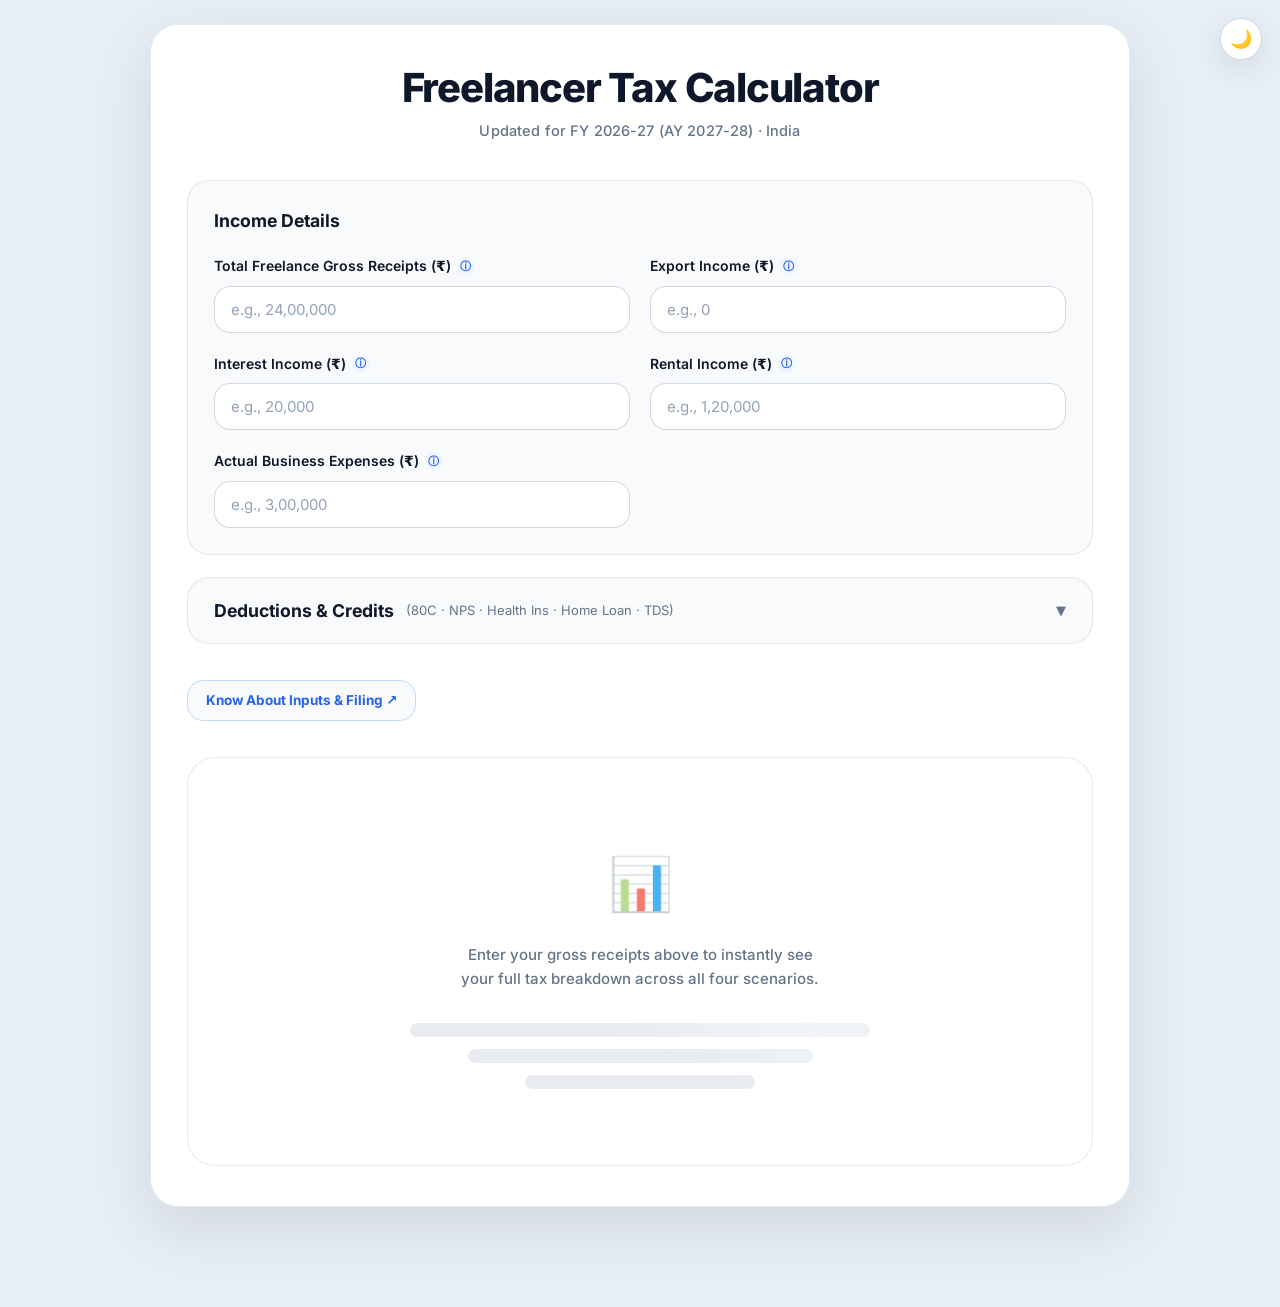
<file: index.html>
<!doctype html>
<html lang="en">
  <head>
    <meta charset="UTF-8" />
    <meta name="viewport" content="width=device-width, initial-scale=1.0" />
    <meta
      name="description"
      content="Free Indian Freelancer Tax Calculator for FY 2026-27. Instantly compare Old vs New Tax Regime and Section 44ADA to find your lowest tax liability. Includes advance tax schedule and PDF export."
    />
    <title>Indian Freelancer Tax Calculator (FY 2026-27)</title>
    <link rel="preconnect" href="https://cdn.jsdelivr.net" />
    <link rel="preconnect" href="https://cdnjs.cloudflare.com" />
    <link rel="stylesheet" href="styles.css" />
  </head>
  <body>
    <!-- Dark mode toggle -->
    <button
      class="dark-toggle"
      id="darkToggle"
      onclick="toggleDarkMode()"
      aria-label="Toggle dark mode"
      title="Toggle dark / light mode"
    >🌙</button>

    <!-- Toast container -->
    <div class="toast-container" id="toastContainer"></div>

    <!-- Sticky mobile summary bar -->
    <div class="sticky-bar" id="stickyBar" aria-live="polite">
      <span class="sticky-label">Net Tax Payable</span>
      <strong class="sticky-amount" id="stickyAmount">₹ 0</strong>
    </div>

    <div class="container">
      <h1>Freelancer Tax Calculator</h1>
      <div class="subtitle">Updated for FY 2026-27 (AY 2027-28) · India</div>

      <!-- ── Income Details ── -->
      <div class="form-section">
        <h2 class="section-title">Income Details</h2>
        <div class="grid">

          <div class="input-group">
            <label for="grossReceipts">
              Total Freelance Gross Receipts (₹)
              <button
                class="tip-btn"
                data-tip="All professional fees and invoices billed during the financial year. Example: if you billed ₹24,00,000, enter 2400000."
                aria-label="Help for Gross Receipts"
              >ⓘ</button>
            </label>
            <input
              type="text"
              id="grossReceipts"
              placeholder="e.g., 24,00,000"
              inputmode="numeric"
              autocomplete="off"
            />
          </div>

          <!-- Conditional: shown only when gross receipts > ₹50L -->
          <div class="input-group" id="cashGroup" style="display:none">
            <label for="cashReceipts">
              Amount Received in Cash (₹)
              <button
                class="tip-btn"
                data-tip="Cash payments received from clients. If cash receipts exceed 5% of total, your 44ADA limit drops from ₹75L to ₹50L."
                aria-label="Help for Cash Receipts"
              >ⓘ</button>
            </label>
            <input
              type="text"
              id="cashReceipts"
              placeholder="e.g., 0"
              inputmode="numeric"
              value="0"
              autocomplete="off"
            />
          </div>

          <div class="input-group">
            <label for="exportIncome">
              Export Income (₹)
              <button
                class="tip-btn"
                data-tip="Revenue earned from clients outside India. Only domestic receipts count towards the ₹20L GST registration threshold."
                aria-label="Help for Export Income"
              >ⓘ</button>
            </label>
            <input
              type="text"
              id="exportIncome"
              placeholder="e.g., 0"
              inputmode="numeric"
              autocomplete="off"
            />
          </div>

          <div class="input-group">
            <label for="interestIncome">
              Interest Income (₹)
              <button
                class="tip-btn"
                data-tip="Interest earned on savings accounts or fixed deposits during the year. Example: ₹20,000 from a bank FD."
                aria-label="Help for Interest Income"
              >ⓘ</button>
            </label>
            <input
              type="text"
              id="interestIncome"
              placeholder="e.g., 20,000"
              inputmode="numeric"
              autocomplete="off"
            />
          </div>

          <div class="input-group">
            <label for="rentalIncome">
              Rental Income (₹)
              <button
                class="tip-btn"
                data-tip="Gross rent received during the year. A 30% standard deduction under Sec 24(a) is automatically applied in both tax regimes."
                aria-label="Help for Rental Income"
              >ⓘ</button>
            </label>
            <input
              type="text"
              id="rentalIncome"
              placeholder="e.g., 1,20,000"
              inputmode="numeric"
              autocomplete="off"
            />
          </div>

          <div class="input-group">
            <label for="expenses">
              Actual Business Expenses (₹)
              <button
                class="tip-btn"
                data-tip="Software, internet, coworking rent, depreciation, subscriptions, etc. Used in the Regular Method calculation only."
                aria-label="Help for Business Expenses"
              >ⓘ</button>
            </label>
            <input
              type="text"
              id="expenses"
              placeholder="e.g., 3,00,000"
              inputmode="numeric"
              autocomplete="off"
            />
          </div>

        </div>
      </div>

      <!-- ── Deductions & Credits (Accordion) ── -->
      <div class="form-section accordion-section">
        <button
          class="accordion-toggle"
          id="deductionsToggle"
          onclick="toggleDeductions()"
          aria-expanded="false"
          aria-controls="deductionsContent"
        >
          <span>Deductions &amp; Credits</span>
          <span class="accordion-hint" id="deductionsHint">(80C · NPS · Health Ins · Home Loan · TDS)</span>
          <span class="chevron" id="deductionsChevron">▼</span>
        </button>

        <div
          class="accordion-content"
          id="deductionsContent"
          aria-hidden="true"
        >
          <div class="grid">

            <div class="input-group">
              <label for="deduction80C">
                80C Deductions (₹)
                <button
                  class="tip-btn"
                  data-tip="PPF, ELSS, LIC, NSC, ELSS mutual funds. Capped at ₹1,50,000. Applies in Old Regime only."
                  aria-label="Help for 80C"
                >ⓘ</button>
              </label>
              <input
                type="text"
                id="deduction80C"
                placeholder="e.g., 1,50,000"
                inputmode="numeric"
                autocomplete="off"
              />
            </div>

            <div class="input-group">
              <label for="deduction80CCD">
                80CCD(1B) NPS (₹)
                <button
                  class="tip-btn"
                  data-tip="Additional NPS contribution beyond the 80C limit. Capped at ₹50,000. Applies in Old Regime only."
                  aria-label="Help for 80CCD"
                >ⓘ</button>
              </label>
              <input
                type="text"
                id="deduction80CCD"
                placeholder="e.g., 50,000"
                inputmode="numeric"
                autocomplete="off"
              />
            </div>

            <div class="input-group">
              <label for="deduction80D">
                80D Health Insurance (₹)
                <button
                  class="tip-btn"
                  data-tip="Health insurance premium for self, family, and senior citizen parents. Capped at ₹50,000. Applies in Old Regime only."
                  aria-label="Help for 80D"
                >ⓘ</button>
              </label>
              <input
                type="text"
                id="deduction80D"
                placeholder="e.g., 25,000"
                inputmode="numeric"
                autocomplete="off"
              />
            </div>

            <div class="input-group">
              <label for="homeLoanInterest">
                Sec 24b Home Loan Interest (₹)
                <button
                  class="tip-btn"
                  data-tip="Interest paid on a self-occupied home loan. Capped at ₹2,00,000. Applies in Old Regime only."
                  aria-label="Help for Home Loan Interest"
                >ⓘ</button>
              </label>
              <input
                type="text"
                id="homeLoanInterest"
                placeholder="e.g., 1,80,000"
                inputmode="numeric"
                autocomplete="off"
              />
            </div>

            <div class="input-group">
              <label for="tdsDeducted">
                TDS Already Deducted (₹)
                <button
                  class="tip-btn"
                  data-tip="Tax already withheld from your payments by clients. This is credited against your final tax liability or refunded if excess."
                  aria-label="Help for TDS"
                >ⓘ</button>
              </label>
              <input
                type="text"
                id="tdsDeducted"
                placeholder="e.g., 24,000"
                inputmode="numeric"
                value="0"
                autocomplete="off"
              />
            </div>

          </div>
        </div>
      </div>

      <a class="btn small secondary" href="know-about.html">
        Know About Inputs &amp; Filing ↗
      </a>

      <!-- ── Results ── -->
      <div class="results" id="results">

        <!-- Skeleton / empty state -->
        <div id="skeletonState" class="skeleton-state">
          <div class="skeleton-icon">📊</div>
          <p class="skeleton-prompt">
            Enter your gross receipts above to instantly see your full tax breakdown across all four scenarios.
          </p>
          <div class="skeleton-bars">
            <div class="skeleton-bar w-full"></div>
            <div class="skeleton-bar w-3/4"></div>
            <div class="skeleton-bar w-1/2"></div>
          </div>
        </div>

        <!-- Calculated results (hidden until first calculation) -->
        <div id="report" class="report-content" style="display:none">
          <h2>Tax Analysis Results</h2>

          <!-- Hero card: best option -->
          <div id="heroCard" class="hero-card">
            <div class="hero-badge">★ BEST OPTION</div>
            <h3 class="hero-name" id="heroName"></h3>
            <div class="hero-body">
              <div class="hero-stat">
                <span class="hero-label">Total Tax</span>
                <div class="hero-amount" id="heroTaxAmount"></div>
              </div>
              <div class="hero-divider"></div>
              <div class="hero-stat">
                <span class="hero-label">Taxable Income</span>
                <div class="hero-income-val" id="heroIncome"></div>
              </div>
            </div>
            <p class="hero-note" id="heroNote"></p>
          </div>

          <!-- Compare other options -->
          <button
            class="alt-toggle-btn"
            id="altToggleBtn"
            onclick="toggleAlternatives()"
            aria-expanded="false"
            aria-controls="alternativesGrid"
          >
            <span>Compare Other Options</span>
            <span class="chevron" id="altChevron">▼</span>
          </button>
          <div id="alternativesGrid" class="alternatives-grid" style="display:none" aria-hidden="true">
            <!-- Populated by JS -->
          </div>

          <!-- Tax Savings Tips (#7) -->
          <div id="savingsTipsContainer" class="savings-tips-container" style="display:none">
            <h4 class="savings-tips-title">💡 Save More Tax</h4>
            <ul id="savingsTipsList" class="savings-tips-list">
              <!-- Populated by JS -->
            </ul>
          </div>

          <!-- Summary row -->
          <div class="summary-row">
            <div class="summary-item">
              <strong>Net Tax Payable</strong>
              <div id="net-tax">₹ 0</div>
            </div>
            <div class="summary-item">
              <strong>Tax Refund Expected</strong>
              <div id="tax-refund">₹ 0</div>
            </div>
            <div class="summary-item">
              <strong>Recommended Filing</strong>
              <div id="itr-recommendation">N/A</div>
            </div>
          </div>

          <!-- Chart -->
          <div class="chart-card">
            <h3>Financial Breakdown</h3>
          <!-- SVG Donut Chart (#6 — zero external dependency) -->
          <svg
            id="summaryChart"
            viewBox="0 0 320 240"
            role="img"
            aria-label="Financial breakdown donut chart"
          ></svg>
          <div id="chartLegend" class="chart-legend"></div>
          </div>

          <!-- Calculation breakdown -->
          <div class="breakdown-panel">
            <button class="btn small" onclick="toggleBreakdown()">
              View Calculation Breakdown
            </button>
            <div id="breakdown" class="breakdown-content">
              <p><strong>Scenario:</strong> <span id="breakdownScenario"></span></p>
              <p><strong>Base Tax:</strong> <span id="breakdownBaseTax"></span></p>
              <p><strong>Surcharge:</strong> <span id="breakdownSurcharge"></span></p>
              <p><strong>Health &amp; Education Cess (4%):</strong> <span id="breakdownCess"></span></p>
              <p><strong>Total Tax:</strong> <span id="breakdownTotalTax"></span></p>
            </div>
          </div>

          <!-- Advance tax schedule -->
          <div class="schedule-card">
            <h3>Advance Tax Schedule</h3>
            <table class="schedule-table" id="advanceSchedule"></table>
          </div>
        </div>

        <!-- Export / Print buttons -->
        <div style="display:flex;gap:12px;flex-wrap:wrap">
          <button class="btn" id="exportBtn" onclick="downloadReport()" style="display:none;flex:1">
            Export Report as PDF
          </button>
          <button class="btn secondary" id="printBtn" onclick="window.print()" style="display:none;flex:1">
            🖨️ Print Report
          </button>
        </div>

      </div>
    </div>

    <script src="script.js"></script>
  </body>
</html>
</file>
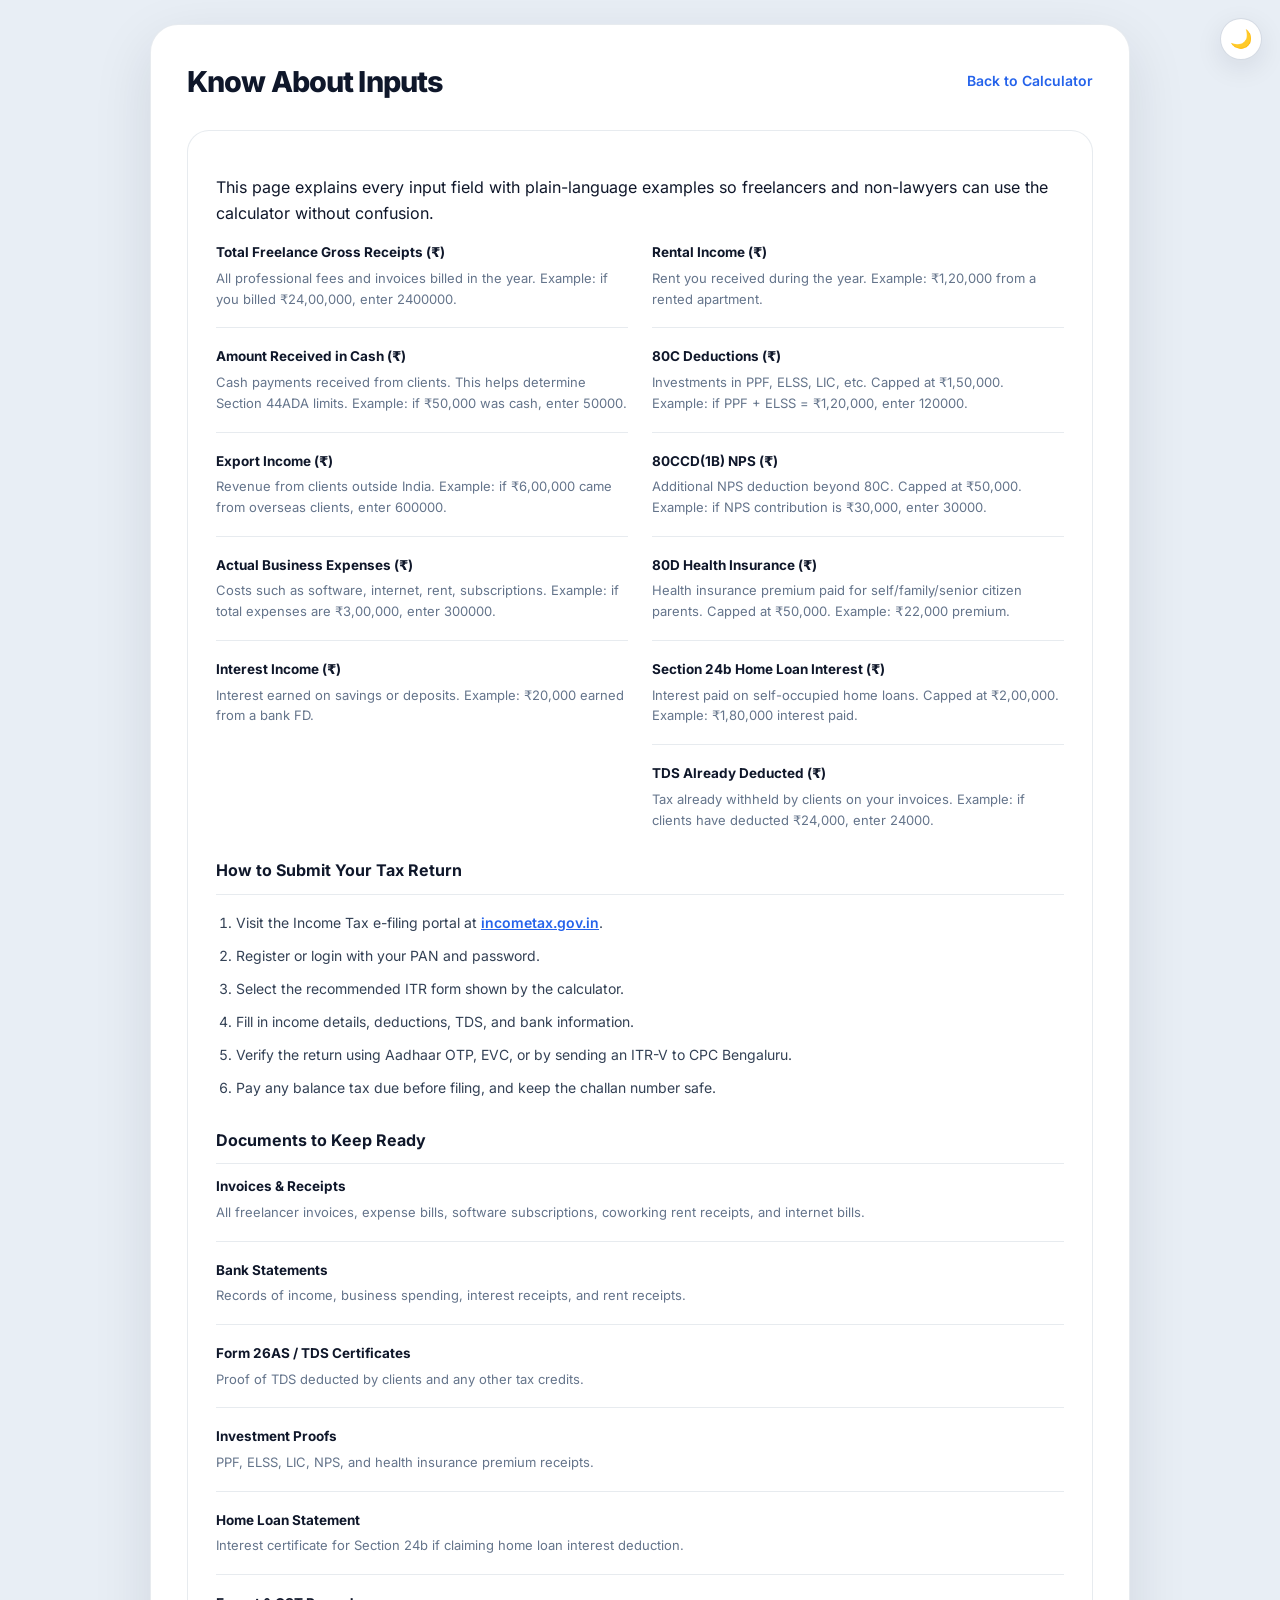
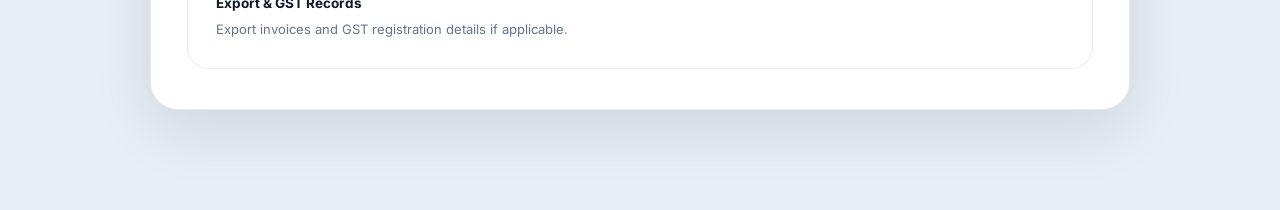
<file: know-about.html>
<!doctype html>
<html lang="en">
  <head>
    <meta charset="UTF-8" />
    <meta name="viewport" content="width=device-width, initial-scale=1.0" />
    <meta
      name="description"
      content="Plain-language guide to every input in the Indian Freelancer Tax Calculator — gross receipts, 44ADA, deductions, TDS, and step-by-step ITR filing instructions."
    />
    <title>Know About Inputs | Freelancer Tax Calculator</title>
    <link rel="stylesheet" href="styles.css" />
  </head>
  <body>
    <!-- Dark mode toggle -->
    <button
      class="dark-toggle"
      id="darkToggle"
      onclick="toggleDarkMode()"
      aria-label="Toggle dark mode"
      title="Toggle dark / light mode"
    >🌙</button>

    <div class="container">
      <div class="navbar">
        <h1>Know About Inputs</h1>
        <a class="nav-link" href="index.html">Back to Calculator</a>
      </div>

      <div class="info-card">
        <p>
          This page explains every input field with plain-language examples so
          freelancers and non-lawyers can use the calculator without confusion.
        </p>

        <div class="info-grid">
          <div>
            <ul class="info-list">
              <li>
                <strong>Total Freelance Gross Receipts (₹)</strong>
                <span
                  >All professional fees and invoices billed in the year.
                  Example: if you billed ₹24,00,000, enter 2400000.</span
                >
              </li>
              <li>
                <strong>Amount Received in Cash (₹)</strong>
                <span
                  >Cash payments received from clients. This helps determine
                  Section 44ADA limits. Example: if ₹50,000 was cash, enter
                  50000.</span
                >
              </li>
              <li>
                <strong>Export Income (₹)</strong>
                <span
                  >Revenue from clients outside India. Example: if ₹6,00,000
                  came from overseas clients, enter 600000.</span
                >
              </li>
              <li>
                <strong>Actual Business Expenses (₹)</strong>
                <span
                  >Costs such as software, internet, rent, subscriptions.
                  Example: if total expenses are ₹3,00,000, enter 300000.</span
                >
              </li>
              <li>
                <strong>Interest Income (₹)</strong>
                <span
                  >Interest earned on savings or deposits. Example: ₹20,000
                  earned from a bank FD.</span
                >
              </li>
            </ul>
          </div>
          <div>
            <ul class="info-list">
              <li>
                <strong>Rental Income (₹)</strong>
                <span
                  >Rent you received during the year. Example: ₹1,20,000 from a
                  rented apartment.</span
                >
              </li>
              <li>
                <strong>80C Deductions (₹)</strong>
                <span
                  >Investments in PPF, ELSS, LIC, etc. Capped at ₹1,50,000.
                  Example: if PPF + ELSS = ₹1,20,000, enter 120000.</span
                >
              </li>
              <li>
                <strong>80CCD(1B) NPS (₹)</strong>
                <span
                  >Additional NPS deduction beyond 80C. Capped at ₹50,000.
                  Example: if NPS contribution is ₹30,000, enter 30000.</span
                >
              </li>
              <li>
                <strong>80D Health Insurance (₹)</strong>
                <span
                  >Health insurance premium paid for self/family/senior citizen
                  parents. Capped at ₹50,000. Example: ₹22,000 premium.</span
                >
              </li>
              <li>
                <strong>Section 24b Home Loan Interest (₹)</strong>
                <span
                  >Interest paid on self-occupied home loans. Capped at
                  ₹2,00,000. Example: ₹1,80,000 interest paid.</span
                >
              </li>
              <li>
                <strong>TDS Already Deducted (₹)</strong>
                <span
                  >Tax already withheld by clients on your invoices. Example: if
                  clients have deducted ₹24,000, enter 24000.</span
                >
              </li>
            </ul>
          </div>
        </div>

        <h3>How to Submit Your Tax Return</h3>
        <ol>
          <li>
            Visit the Income Tax e-filing portal at
            <a href="https://www.incometax.gov.in" target="_blank"
              >incometax.gov.in</a
            >.
          </li>
          <li>Register or login with your PAN and password.</li>
          <li>Select the recommended ITR form shown by the calculator.</li>
          <li>
            Fill in income details, deductions, TDS, and bank information.
          </li>
          <li>
            Verify the return using Aadhaar OTP, EVC, or by sending an ITR-V to
            CPC Bengaluru.
          </li>
          <li>
            Pay any balance tax due before filing, and keep the challan number
            safe.
          </li>
        </ol>

        <h3>Documents to Keep Ready</h3>
        <ul class="info-list">
          <li>
            <strong>Invoices & Receipts</strong>
            <span
              >All freelancer invoices, expense bills, software subscriptions,
              coworking rent receipts, and internet bills.</span
            >
          </li>
          <li>
            <strong>Bank Statements</strong>
            <span
              >Records of income, business spending, interest receipts, and rent
              receipts.</span
            >
          </li>
          <li>
            <strong>Form 26AS / TDS Certificates</strong>
            <span
              >Proof of TDS deducted by clients and any other tax credits.</span
            >
          </li>
          <li>
            <strong>Investment Proofs</strong>
            <span
              >PPF, ELSS, LIC, NPS, and health insurance premium receipts.</span
            >
          </li>
          <li>
            <strong>Home Loan Statement</strong>
            <span
              >Interest certificate for Section 24b if claiming home loan
              interest deduction.</span
            >
          </li>
          <li>
            <strong>Export & GST Records</strong>
            <span
              >Export invoices and GST registration details if applicable.</span
            >
          </li>
        </ul>
      </div>
    </div>
    <script>
      function initDarkMode() {
        const stored = localStorage.getItem('theme');
        const toggle = document.getElementById('darkToggle');
        if (stored === 'dark') { document.documentElement.classList.add('dark-mode'); toggle.textContent = '\u2600\uFE0F'; }
        else if (stored === 'light') { document.documentElement.classList.add('light-mode'); toggle.textContent = '\uD83C\uDF19'; }
        else { toggle.textContent = window.matchMedia('(prefers-color-scheme: dark)').matches ? '\u2600\uFE0F' : '\uD83C\uDF19'; }
      }
      function toggleDarkMode() {
        const html = document.documentElement;
        const toggle = document.getElementById('darkToggle');
        const isDark = html.classList.contains('dark-mode') ||
          (!html.classList.contains('light-mode') && window.matchMedia('(prefers-color-scheme: dark)').matches);
        if (isDark) { html.classList.remove('dark-mode'); html.classList.add('light-mode'); toggle.textContent = '\uD83C\uDF19'; localStorage.setItem('theme','light'); }
        else { html.classList.remove('light-mode'); html.classList.add('dark-mode'); toggle.textContent = '\u2600\uFE0F'; localStorage.setItem('theme','dark'); }
      }
      document.addEventListener('DOMContentLoaded', initDarkMode);
    </script>
  </body>
</html>
</file>
<file: styles.css>
/* ════════════════════════════════════════════════════════
   SELF-HOSTED FONT (#1) — Inter Variable
   Single WOFF2 variable font covers weights 100–900.
   Eliminates two Google Fonts network requests.
════════════════════════════════════════════════════════ */
@font-face {
  font-family: 'Inter';
  font-style:  normal;
  font-weight: 100 900;
  font-display: swap;
  src: url('fonts/inter-variable.woff2') format('woff2');
}

/* ════════════════════════════════════════════════════════
   DESIGN TOKENS — Light Mode
════════════════════════════════════════════════════════ */
:root {
  --bg: #e8eef5;
  --surface: #ffffff;
  --surface-2: #f8fafc;
  --surface-3: #f1f5f9;
  --border: rgba(148, 163, 184, 0.22);
  --border-2: rgba(148, 163, 184, 0.4);
  --text-1: #0f172a;
  --text-2: #334155;
  --text-3: #64748b;
  --text-muted: #94a3b8;

  --blue: #2563eb;
  --blue-hover: #1d4ed8;
  --blue-light: #eff6ff;
  --blue-border: #bfdbfe;
  --blue-shadow: rgba(37, 99, 235, 0.22);

  --green: #10b981;
  --green-bg: #ecfdf5;
  --green-border: #6ee7b7;
  --green-shadow: rgba(16, 185, 129, 0.22);

  --red: #ef4444;
  --red-light: #fef2f2;
  --amber: #f59e0b;
  --amber-bg: #fffbeb;

  --r-xs: 8px;
  --r-sm: 12px;
  --r-md: 16px;
  --r-lg: 22px;
  --r-xl: 28px;

  --shadow-sm: 0 2px 8px rgba(15, 23, 42, 0.06);
  --shadow-md: 0 8px 28px rgba(15, 23, 42, 0.09);
  --shadow-lg: 0 20px 60px rgba(15, 23, 42, 0.11);

  --t: 0.22s ease;
  --t-slow: 0.38s ease;
}

/* ════════════════════════════════════════════════════════
   DARK MODE TOKENS — OS auto-detect
════════════════════════════════════════════════════════ */
@media (prefers-color-scheme: dark) {
  :root:not(.light-mode) {
    --bg: #070f1c;
    --surface: #0d1b2e;
    --surface-2: #091525;
    --surface-3: #0a1828;
    --border: rgba(148, 163, 184, 0.1);
    --border-2: rgba(148, 163, 184, 0.2);
    --text-1: #e2e8f0;
    --text-2: #cbd5e1;
    --text-3: #94a3b8;
    --text-muted: #64748b;
    --blue-light: rgba(37, 99, 235, 0.15);
    --blue-border: rgba(59, 130, 246, 0.3);
    --blue-shadow: rgba(37, 99, 235, 0.3);
    --green-bg: rgba(16, 185, 129, 0.1);
    --green-border: rgba(110, 231, 183, 0.3);
    --green-shadow: rgba(16, 185, 129, 0.25);
    --red-light: rgba(239, 68, 68, 0.1);
    --amber-bg: rgba(245, 158, 11, 0.1);
    --shadow-sm: 0 2px 8px rgba(0, 0, 0, 0.25);
    --shadow-md: 0 8px 28px rgba(0, 0, 0, 0.35);
    --shadow-lg: 0 20px 60px rgba(0, 0, 0, 0.45);
  }
}

/* Manual dark mode class override */
html.dark-mode {
  --bg: #070f1c;
  --surface: #0d1b2e;
  --surface-2: #091525;
  --surface-3: #0a1828;
  --border: rgba(148, 163, 184, 0.1);
  --border-2: rgba(148, 163, 184, 0.2);
  --text-1: #e2e8f0;
  --text-2: #cbd5e1;
  --text-3: #94a3b8;
  --text-muted: #64748b;
  --blue-light: rgba(37, 99, 235, 0.15);
  --blue-border: rgba(59, 130, 246, 0.3);
  --blue-shadow: rgba(37, 99, 235, 0.3);
  --green-bg: rgba(16, 185, 129, 0.1);
  --green-border: rgba(110, 231, 183, 0.3);
  --green-shadow: rgba(16, 185, 129, 0.25);
  --red-light: rgba(239, 68, 68, 0.1);
  --amber-bg: rgba(245, 158, 11, 0.1);
  --shadow-sm: 0 2px 8px rgba(0, 0, 0, 0.25);
  --shadow-md: 0 8px 28px rgba(0, 0, 0, 0.35);
  --shadow-lg: 0 20px 60px rgba(0, 0, 0, 0.45);
}

/* Manual light mode override (user selected light, OS is dark) */
html.light-mode {
  --bg: #e8eef5;
  --surface: #ffffff;
  --surface-2: #f8fafc;
  --surface-3: #f1f5f9;
  --border: rgba(148, 163, 184, 0.22);
  --border-2: rgba(148, 163, 184, 0.4);
  --text-1: #0f172a;
  --text-2: #334155;
  --text-3: #64748b;
  --text-muted: #94a3b8;
  --blue-light: #eff6ff;
  --blue-border: #bfdbfe;
  --blue-shadow: rgba(37, 99, 235, 0.22);
  --green-bg: #ecfdf5;
  --green-border: #6ee7b7;
  --green-shadow: rgba(16, 185, 129, 0.22);
  --red-light: #fef2f2;
  --amber-bg: #fffbeb;
  --shadow-sm: 0 2px 8px rgba(15, 23, 42, 0.06);
  --shadow-md: 0 8px 28px rgba(15, 23, 42, 0.09);
  --shadow-lg: 0 20px 60px rgba(15, 23, 42, 0.11);
}

/* ════════════════════════════════════════════════════════
   BASE
════════════════════════════════════════════════════════ */
*,
*::before,
*::after {
  box-sizing: border-box;
}

body {
  font-family: "Inter", "Segoe UI", system-ui, sans-serif;
  background: var(--bg);
  color: var(--text-1);
  margin: 0;
  padding: 24px 16px 100px;
  transition:
    background var(--t-slow),
    color var(--t-slow);
  line-height: 1.6;
}

.container {
  max-width: 980px;
  margin: 0 auto;
  background: var(--surface);
  padding: 40px 36px;
  border-radius: var(--r-xl);
  box-shadow: var(--shadow-lg);
  border: 1px solid var(--border);
  transition:
    background var(--t-slow),
    border-color var(--t-slow);
}

h1 {
  text-align: center;
  color: var(--text-1);
  margin: 0 0 8px;
  letter-spacing: -0.03em;
  font-size: 2.5rem;
  font-weight: 800;
  line-height: 1.15;
}

.subtitle {
  text-align: center;
  color: var(--text-3);
  margin-bottom: 38px;
  font-size: 14.5px;
  font-weight: 500;
  letter-spacing: 0.01em;
}

/* ════════════════════════════════════════════════════════
   DARK MODE TOGGLE
════════════════════════════════════════════════════════ */
.dark-toggle {
  position: fixed;
  top: 18px;
  right: 18px;
  z-index: 1000;
  width: 42px;
  height: 42px;
  border-radius: 50%;
  border: 1px solid var(--border-2);
  background: var(--surface);
  box-shadow: var(--shadow-md);
  cursor: pointer;
  font-size: 18px;
  display: flex;
  align-items: center;
  justify-content: center;
  transition:
    background var(--t),
    border-color var(--t),
    transform var(--t),
    box-shadow var(--t);
  padding: 0;
}
.dark-toggle:hover {
  transform: scale(1.1) rotate(15deg);
  box-shadow: var(--shadow-lg);
}

/* ════════════════════════════════════════════════════════
   FORM SECTIONS
════════════════════════════════════════════════════════ */
.form-section {
  margin-bottom: 22px;
  padding: 26px;
  border-radius: var(--r-lg);
  background: var(--surface-2);
  border: 1px solid var(--border);
  transition:
    background var(--t-slow),
    border-color var(--t-slow);
}

.section-title {
  margin: 0 0 20px;
  font-size: 1.1rem;
  font-weight: 700;
  color: var(--text-1);
}

.grid {
  display: grid;
  grid-template-columns: repeat(2, minmax(0, 1fr));
  gap: 20px;
}
@media (max-width: 720px) {
  .grid {
    grid-template-columns: 1fr;
  }
}

/* ════════════════════════════════════════════════════════
   INPUT GROUPS
════════════════════════════════════════════════════════ */
.input-group {
  display: flex;
  flex-direction: column;
}

.input-group label {
  display: flex;
  align-items: center;
  gap: 6px;
  font-weight: 600;
  font-size: 14px;
  margin-bottom: 8px;
  color: var(--text-1);
  cursor: default;
}

.input-group input {
  width: 100%;
  padding: 13px 16px;
  border: 1.5px solid var(--border-2);
  border-radius: var(--r-md);
  font-size: 15px;
  font-family: inherit;
  background: var(--surface);
  color: var(--text-1);
  transition:
    border-color var(--t),
    box-shadow var(--t),
    background var(--t-slow);
  outline: none;
}
.input-group input:focus {
  border-color: var(--blue);
  box-shadow: 0 0 0 4px var(--blue-shadow);
}
.input-group input.input-error {
  border-color: var(--red);
  box-shadow: 0 0 0 3px rgba(239, 68, 68, 0.15);
}
.input-group input::placeholder {
  color: var(--text-muted);
}

.field-error {
  font-size: 12px;
  color: var(--red);
  margin-top: 5px;
  font-weight: 500;
}

/* Slide-in animation for conditional field */
.slide-in {
  animation: slideDown 0.3s ease forwards;
}
@keyframes slideDown {
  from {
    opacity: 0;
    transform: translateY(-8px);
  }
  to {
    opacity: 1;
    transform: translateY(0);
  }
}

/* ════════════════════════════════════════════════════════
   TOOLTIPS
════════════════════════════════════════════════════════ */
.tip-btn {
  display: inline-flex;
  align-items: center;
  justify-content: center;
  width: 18px;
  height: 18px;
  border-radius: 50%;
  border: none;
  background: var(--blue-light);
  color: var(--blue);
  font-size: 11px;
  font-weight: 700;
  cursor: pointer;
  padding: 0;
  flex-shrink: 0;
  transition:
    background var(--t),
    transform var(--t);
  line-height: 1;
}
.tip-btn:hover {
  background: var(--blue-border);
  transform: scale(1.15);
}

.tip-bubble {
  display: none;
  position: absolute;
  bottom: calc(100% + 10px);
  left: 0;
  right: 0;
  background: var(--text-1);
  color: #fff;
  font-size: 12.5px;
  font-weight: 400;
  line-height: 1.55;
  padding: 10px 14px;
  border-radius: var(--r-sm);
  box-shadow: var(--shadow-md);
  z-index: 100;
  pointer-events: none;
}
.tip-bubble::after {
  content: "";
  position: absolute;
  top: 100%;
  left: 20px;
  border: 6px solid transparent;
  border-top-color: var(--text-1);
}
.tip-bubble.visible {
  display: block;
}

/* Wrapper needs relative positioning for tip-bubble */
.input-group {
  position: relative;
}

/* ════════════════════════════════════════════════════════
   ACCORDION (Deductions Section)
════════════════════════════════════════════════════════ */
.accordion-section {
  padding: 0;
  overflow: hidden;
}

.accordion-toggle {
  width: 100%;
  display: flex;
  align-items: center;
  gap: 10px;
  padding: 22px 26px;
  background: none;
  border: none;
  cursor: pointer;
  font-family: inherit;
  font-size: 1.1rem;
  font-weight: 700;
  color: var(--text-1);
  text-align: left;
  transition: color var(--t);
}
.accordion-toggle:hover {
  color: var(--blue);
}

.accordion-hint {
  font-size: 13px;
  font-weight: 400;
  color: var(--text-3);
  margin-left: 2px;
}

.chevron {
  margin-left: auto;
  font-size: 13px;
  color: var(--text-3);
  transition: transform var(--t);
  display: inline-block;
}

.accordion-content {
  max-height: 0;
  overflow: hidden;
  transition:
    max-height 0.4s ease,
    padding var(--t),
    overflow 0s 0.4s;   /* stay hidden during animation, then reveal */
  padding: 0 26px;
}
.accordion-content.open {
  max-height: 600px;
  padding: 0 26px 26px;
  overflow: visible;    /* allow absolutely-positioned tooltips to escape */
  transition:
    max-height 0.4s ease,
    padding var(--t);   /* no delay when open — overflow flips after max-height */
}

/* ════════════════════════════════════════════════════════
   BUTTONS
════════════════════════════════════════════════════════ */
.btn {
  display: inline-flex;
  justify-content: center;
  align-items: center;
  gap: 8px;
  width: 100%;
  padding: 15px 20px;
  background: var(--blue);
  color: #fff;
  text-decoration: none;
  border: none;
  border-radius: var(--r-md);
  font-size: 16px;
  font-weight: 700;
  font-family: inherit;
  cursor: pointer;
  transition:
    background var(--t),
    transform var(--t),
    box-shadow var(--t);
  margin-top: 18px;
  box-shadow: 0 6px 20px var(--blue-shadow);
}
.btn:hover {
  background: var(--blue-hover);
  transform: translateY(-2px);
  box-shadow: 0 10px 30px var(--blue-shadow);
}
.btn:active {
  transform: translateY(0);
}

.btn.small {
  width: auto;
  padding: 9px 18px;
  font-size: 13.5px;
  margin-top: 14px;
}
.btn.secondary {
  background: var(--surface-2);
  color: var(--blue);
  border: 1.5px solid var(--blue-border);
  box-shadow: none;
}
.btn.secondary:hover {
  background: var(--blue-light);
  transform: translateY(-1px);
  box-shadow: var(--shadow-sm);
}

/* ════════════════════════════════════════════════════════
   RESULTS WRAPPER
════════════════════════════════════════════════════════ */
.results {
  margin-top: 36px;
  padding: 28px;
  background: var(--surface);
  border-radius: var(--r-xl);
  border: 1px solid var(--border);
  transition:
    background var(--t-slow),
    border-color var(--t-slow);
}

/* ════════════════════════════════════════════════════════
   SKELETON / EMPTY STATE
════════════════════════════════════════════════════════ */
@keyframes shimmer {
  0% {
    background-position: -400px 0;
  }
  100% {
    background-position: 400px 0;
  }
}

.skeleton-state {
  text-align: center;
  padding: 56px 20px 48px;
}
.skeleton-icon {
  font-size: 52px;
  margin-bottom: 18px;
  opacity: 0.7;
}
.skeleton-prompt {
  font-size: 15px;
  color: var(--text-3);
  margin: 0 auto 32px;
  max-width: 380px;
  font-weight: 500;
  line-height: 1.6;
}
.skeleton-bars {
  display: flex;
  flex-direction: column;
  gap: 12px;
  max-width: 460px;
  margin: 0 auto;
}
.skeleton-bar {
  height: 14px;
  border-radius: 7px;
  background: linear-gradient(
    90deg,
    var(--border) 25%,
    var(--surface-3) 50%,
    var(--border) 75%
  );
  background-size: 800px 100%;
  animation: shimmer 1.6s infinite linear;
}
.skeleton-bar.w-full {
  width: 100%;
}
.skeleton-bar.w-3\/4 {
  width: 75%;
  margin: 0 auto;
}
.skeleton-bar.w-1\/2 {
  width: 50%;
  margin: 0 auto;
}

/* ════════════════════════════════════════════════════════
   REPORT CONTENT
════════════════════════════════════════════════════════ */
.report-content h2 {
  text-align: center;
  color: var(--text-1);
  margin: 0 0 24px;
  font-size: 1.4rem;
  font-weight: 700;
}

/* ════════════════════════════════════════════════════════
   HERO CARD (Best Option)
════════════════════════════════════════════════════════ */
.hero-card {
  position: relative;
  background: linear-gradient(135deg, #1e3a8a 0%, #2563eb 55%, #0284c7 100%);
  color: #fff;
  border-radius: var(--r-xl);
  padding: 38px 40px 34px;
  overflow: hidden;
  box-shadow: 0 16px 50px rgba(37, 99, 235, 0.38);
  margin-bottom: 16px;
}
.hero-card::before {
  content: "";
  position: absolute;
  top: -60px;
  right: -60px;
  width: 200px;
  height: 200px;
  border-radius: 50%;
  background: rgba(255, 255, 255, 0.06);
}
.hero-card::after {
  content: "";
  position: absolute;
  bottom: -40px;
  left: -40px;
  width: 160px;
  height: 160px;
  border-radius: 50%;
  background: rgba(255, 255, 255, 0.04);
}

.hero-badge {
  display: inline-block;
  background: rgba(255, 255, 255, 0.18);
  border: 1px solid rgba(255, 255, 255, 0.3);
  border-radius: 20px;
  font-size: 11.5px;
  font-weight: 700;
  letter-spacing: 0.08em;
  padding: 4px 14px;
  margin-bottom: 14px;
  backdrop-filter: blur(8px);
}

.hero-name {
  margin: 0 0 28px;
  font-size: 1.5rem;
  font-weight: 800;
  letter-spacing: -0.02em;
  color: #fff;
  position: relative;
}

.hero-body {
  display: flex;
  gap: 0;
  align-items: center;
  position: relative;
}

.hero-stat {
  flex: 1;
}

.hero-divider {
  width: 1px;
  height: 60px;
  background: rgba(255, 255, 255, 0.2);
  margin: 0 32px;
}

.hero-label {
  display: block;
  font-size: 12px;
  font-weight: 600;
  letter-spacing: 0.08em;
  text-transform: uppercase;
  opacity: 0.7;
  margin-bottom: 6px;
}

.hero-amount {
  font-size: 2.8rem;
  font-weight: 800;
  letter-spacing: -0.03em;
  line-height: 1;
}

.hero-income-val {
  font-size: 1.6rem;
  font-weight: 700;
  letter-spacing: -0.02em;
  line-height: 1;
}

.hero-note {
  margin: 22px 0 0;
  font-size: 13px;
  opacity: 0.75;
  position: relative;
  font-style: italic;
}

@media (max-width: 560px) {
  .hero-card {
    padding: 28px 22px 24px;
  }
  .hero-amount {
    font-size: 2rem;
  }
  .hero-income-val {
    font-size: 1.2rem;
  }
  .hero-divider {
    margin: 0 18px;
  }
  .hero-body {
    flex-direction: column;
    align-items: flex-start;
    gap: 18px;
  }
  .hero-divider {
    display: none;
  }
}

/* ════════════════════════════════════════════════════════
   ALTERNATIVE CARDS
════════════════════════════════════════════════════════ */
.alt-toggle-btn {
  width: 100%;
  display: flex;
  align-items: center;
  justify-content: space-between;
  padding: 12px 20px;
  background: var(--surface-2);
  border: 1px solid var(--border-2);
  border-radius: var(--r-md);
  cursor: pointer;
  font-family: inherit;
  font-size: 14px;
  font-weight: 600;
  color: var(--text-2);
  transition:
    background var(--t),
    border-color var(--t),
    color var(--t);
  margin-bottom: 14px;
}
.alt-toggle-btn:hover {
  background: var(--blue-light);
  color: var(--blue);
  border-color: var(--blue-border);
}

.alternatives-grid {
  display: grid;
  grid-template-columns: repeat(3, 1fr);
  gap: 14px;
  margin-bottom: 20px;
  animation: fadeInUp 0.25s ease;
}
@media (max-width: 720px) {
  .alternatives-grid {
    grid-template-columns: 1fr;
  }
}

@keyframes fadeInUp {
  from {
    opacity: 0;
    transform: translateY(10px);
  }
  to {
    opacity: 1;
    transform: translateY(0);
  }
}

.alt-card {
  padding: 18px;
  border-radius: var(--r-lg);
  border: 1px solid var(--border);
  background: var(--surface-2);
  transition:
    transform var(--t),
    box-shadow var(--t),
    background var(--t-slow),
    border-color var(--t-slow);
}
.alt-card:hover {
  transform: translateY(-2px);
  box-shadow: var(--shadow-md);
}
.alt-card h4 {
  margin: 0 0 10px;
  font-size: 13.5px;
  font-weight: 700;
  color: var(--text-2);
  border-bottom: 1px solid var(--border);
  padding-bottom: 9px;
}
.alt-tax {
  font-size: 1.45rem;
  font-weight: 800;
  color: var(--text-1);
  margin-bottom: 8px;
}
.alt-income {
  font-size: 12.5px;
  color: var(--text-3);
  margin: 0 0 6px;
}
.alt-note {
  font-size: 11.5px;
  color: var(--text-muted);
  font-style: italic;
  margin: 0;
  line-height: 1.5;
}
.alt-card-disabled {
  opacity: 0.5;
}
.alt-card-disabled .alt-tax {
  color: var(--text-muted);
}

/* ════════════════════════════════════════════════════════
   SUMMARY ROW
════════════════════════════════════════════════════════ */
.summary-row {
  display: grid;
  grid-template-columns: repeat(3, 1fr);
  gap: 16px;
  margin-top: 22px;
}
@media (max-width: 580px) {
  .summary-row {
    grid-template-columns: 1fr;
  }
}

.summary-item {
  background: var(--blue-light);
  border: 1px solid var(--blue-border);
  border-radius: var(--r-md);
  padding: 18px 16px;
  text-align: center;
  transition:
    background var(--t-slow),
    border-color var(--t-slow);
}
.summary-item strong {
  display: block;
  margin-bottom: 8px;
  color: var(--text-2);
  font-size: 12.5px;
  font-weight: 600;
  text-transform: uppercase;
  letter-spacing: 0.05em;
}
.summary-item div {
  font-size: 1.15rem;
  font-weight: 700;
  color: var(--text-1);
}

/* ════════════════════════════════════════════════════════
   CHART, BREAKDOWN, SCHEDULE CARDS
════════════════════════════════════════════════════════ */
.chart-card,
.schedule-card,
.breakdown-panel {
  margin-top: 20px;
  padding: 22px;
  background: var(--surface-2);
  border: 1px solid var(--border);
  border-radius: var(--r-lg);
  transition:
    background var(--t-slow),
    border-color var(--t-slow);
}

.chart-card h3,
.schedule-card h3 {
  margin: 0 0 18px;
  font-size: 1rem;
  font-weight: 700;
  color: var(--text-1);
}

/* ── Tax Savings Tips (#7) ── */
.savings-tips-container {
  background: var(--green-bg);
  border: 1px solid var(--green-border);
  border-radius: var(--r-md);
  padding: 16px 20px;
  margin: 20px 0;
}
html.dark-mode .savings-tips-container {
  background: rgba(16, 185, 129, 0.1);
  border-color: rgba(16, 185, 129, 0.2);
}
@media (prefers-color-scheme: dark) {
  :root:not(.light-mode) .savings-tips-container {
    background: rgba(16, 185, 129, 0.1);
    border-color: rgba(16, 185, 129, 0.2);
  }
}

.savings-tips-title {
  margin-top: 0;
  margin-bottom: 12px;
  color: var(--green);
  font-size: 15px;
  display: flex;
  align-items: center;
  gap: 8px;
}
.savings-tips-list {
  margin: 0;
  padding: 0;
  list-style: none;
  display: flex;
  flex-direction: column;
  gap: 8px;
}
.savings-tips-list li {
  font-size: 14px;
  color: var(--text-2);
  line-height: 1.4;
  position: relative;
  padding-left: 20px;
}
.savings-tips-list li::before {
  content: '→';
  position: absolute;
  left: 0;
  color: var(--green);
  font-weight: bold;
}
.savings-tips-list strong {
  color: var(--text-1);
}

.chart-card {
  min-height: 260px;
}

/* ── SVG Donut Chart (#6) ── */
#summaryChart {
  display: block;
  width: 100%;
  max-width: 320px;
  height: auto;
  margin: 0 auto;
  overflow: visible;
}

.donut-slice {
  cursor: pointer;
  transition: opacity 0.2s ease;
}
.donut-slice:hover { opacity: 0.78; }

.donut-center-label {
  font-family: 'Inter', system-ui, sans-serif;
  font-size: 11px;
  font-weight: 500;
}
.donut-center-value {
  font-family: 'Inter', system-ui, sans-serif;
  font-size: 15px;
  font-weight: 700;
}

/* ── Chart HTML Legend ── */
.chart-legend {
  display: flex;
  flex-direction: column;
  gap: 9px;
  max-width: 320px;
  margin: 18px auto 0;
}
.legend-item {
  display: flex;
  align-items: center;
  gap: 10px;
  font-size: 13px;
}
.legend-dot {
  width: 12px;
  height: 12px;
  border-radius: 3px;
  flex-shrink: 0;
}
.legend-label {
  flex: 1;
  color: var(--text-2);
}
.legend-value {
  font-weight: 700;
  color: var(--text-1);
}

.breakdown-content {
  display: none;
  margin-top: 14px;
  padding: 16px;
  background: var(--surface);
  border-radius: var(--r-sm);
  border: 1px solid var(--border);
}
.breakdown-content p {
  margin: 9px 0;
  font-size: 14px;
  color: var(--text-2);
  line-height: 1.6;
}
.breakdown-content p span {
  color: var(--text-1);
  font-weight: 600;
}

.schedule-table {
  width: 100%;
  border-collapse: collapse;
  font-size: 14px;
}
.schedule-table th,
.schedule-table td {
  padding: 11px 14px;
  border: 1px solid var(--border);
  text-align: left;
  color: var(--text-2);
}
.schedule-table th {
  background: var(--surface-3);
  font-weight: 700;
  color: var(--text-1);
  font-size: 13px;
}
.schedule-table tr:hover td {
  background: var(--surface-3);
}

/* ════════════════════════════════════════════════════════
   TOAST NOTIFICATIONS
════════════════════════════════════════════════════════ */
.toast-container {
  position: fixed;
  top: 20px;
  right: 72px;
  z-index: 999;
  display: flex;
  flex-direction: column;
  gap: 10px;
  max-width: 380px;
  pointer-events: none;
}

@keyframes toastSlideIn {
  from {
    opacity: 0;
    transform: translateX(100%);
  }
  to {
    opacity: 1;
    transform: translateX(0);
  }
}
@keyframes toastSlideOut {
  from {
    opacity: 1;
    transform: translateX(0);
  }
  to {
    opacity: 0;
    transform: translateX(100%);
  }
}

.toast {
  display: flex;
  align-items: flex-start;
  gap: 10px;
  padding: 14px 16px;
  border-radius: var(--r-md);
  box-shadow: var(--shadow-md);
  font-size: 13px;
  line-height: 1.5;
  color: var(--text-1);
  pointer-events: all;
  opacity: 0;
  transform: translateX(100%);
  transition:
    opacity 0.32s ease,
    transform 0.32s ease;
}
.toast.toast-show {
  opacity: 1;
  transform: translateX(0);
}
.toast-warning {
  background: var(--amber-bg);
  border: 1px solid var(--amber);
  color: #78350f;
}
html.dark-mode .toast-warning {
  color: #fcd34d;
}
@media (prefers-color-scheme: dark) {
  :root:not(.light-mode) .toast-warning { color: #fcd34d; }
}

.toast-icon {
  font-size: 16px;
  flex-shrink: 0;
  margin-top: 1px;
}
.toast-msg {
  flex: 1;
  font-weight: 500;
}
.toast-close {
  flex-shrink: 0;
  background: none;
  border: none;
  cursor: pointer;
  font-size: 18px;
  line-height: 1;
  color: inherit;
  opacity: 0.6;
  padding: 0;
  transition: opacity var(--t);
}
.toast-close:hover {
  opacity: 1;
}

@media (max-width: 480px) {
  .toast-container {
    right: 12px;
    left: 12px;
    max-width: none;
  }
}

/* ════════════════════════════════════════════════════════
   STICKY MOBILE BAR
════════════════════════════════════════════════════════ */
.sticky-bar {
  position: fixed;
  bottom: 0;
  left: 0;
  right: 0;
  z-index: 998;
  display: flex;
  align-items: center;
  justify-content: space-between;
  padding: 14px 24px;
  background: var(--surface);
  border-top: 1px solid var(--border-2);
  box-shadow: 0 -8px 30px rgba(15, 23, 42, 0.1);
  transform: translateY(100%);
  transition:
    transform var(--t-slow),
    background var(--t-slow),
    border-color var(--t-slow);
}
.sticky-bar.visible {
  transform: translateY(0);
}

.sticky-label {
  font-size: 13px;
  font-weight: 600;
  color: var(--text-3);
  text-transform: uppercase;
  letter-spacing: 0.05em;
}
.sticky-amount {
  font-size: 1.3rem;
  font-weight: 800;
  color: var(--blue);
}

/* Show sticky bar only on mobile */
@media (min-width: 641px) {
  .sticky-bar {
    display: none !important;
  }
}

/* ════════════════════════════════════════════════════════
   INFO CARD (know-about.html)
════════════════════════════════════════════════════════ */
.info-card {
  margin-top: 32px;
  padding: 28px;
  border-radius: var(--r-lg);
  border: 1px solid var(--border);
  background: var(--surface);
  transition:
    background var(--t-slow),
    border-color var(--t-slow);
}
.info-card h2,
.info-card h3 {
  color: var(--text-1);
}
.info-card h3 {
  margin-top: 28px;
  margin-bottom: 12px;
  font-size: 1rem;
  font-weight: 700;
  border-bottom: 1px solid var(--border);
  padding-bottom: 10px;
}
.info-card ol {
  color: var(--text-2);
  padding-left: 20px;
}
.info-card ol li {
  margin-bottom: 10px;
  font-size: 14px;
  line-height: 1.65;
}
.info-card ol a {
  color: var(--blue);
  font-weight: 600;
}

.info-grid {
  display: grid;
  grid-template-columns: 1fr 1fr;
  gap: 24px;
}
@media (max-width: 640px) {
  .info-grid {
    grid-template-columns: 1fr;
  }
}

.info-list {
  margin: 0;
  padding: 0;
  list-style: none;
}
.info-list li {
  margin-bottom: 18px;
  padding-bottom: 18px;
  border-bottom: 1px solid var(--border);
}
.info-list li:last-child {
  border-bottom: none;
  margin-bottom: 0;
  padding-bottom: 0;
}
.info-list li strong {
  display: block;
  margin-bottom: 4px;
  color: var(--text-1);
  font-size: 13.5px;
}
.info-list li span {
  display: block;
  color: var(--text-3);
  font-size: 13px;
  line-height: 1.6;
}

/* ════════════════════════════════════════════════════════
   NAVBAR (know-about.html)
════════════════════════════════════════════════════════ */
.navbar {
  display: flex;
  justify-content: space-between;
  align-items: center;
  margin-bottom: 8px;
  flex-wrap: wrap;
  gap: 10px;
}
.navbar h1 {
  margin: 0;
  font-size: 1.8rem;
}

.nav-link {
  color: var(--blue);
  text-decoration: none;
  font-weight: 600;
  font-size: 14px;
  transition: color var(--t);
}
.nav-link:hover { color: var(--blue-hover); text-decoration: underline; }

/* ════════════════════════════════════════════════════════
   PRINT STYLES (#5)
   Browser Ctrl+P / Save as PDF — no external library.
   Add a "Print Report" button (onclick="window.print()")
   in index.html alongside Export as PDF.
════════════════════════════════════════════════════════ */
@media print {
  /* Hide all UI chrome */
  .dark-toggle,
  .sticky-bar,
  .toast-container,
  .alt-toggle-btn,
  .skeleton-state,
  .tip-btn,
  #exportBtn,
  .breakdown-panel > .btn,
  .accordion-toggle .chevron,
  .accordion-hint,
  .btn.secondary { display: none !important; }

  /* Clean background */
  body {
    background: #fff;
    padding: 0;
    color: #0f172a;
    -webkit-print-color-adjust: exact;
    print-color-adjust: exact;
  }

  .container {
    box-shadow: none;
    border: 1px solid #e2e8f0;
    border-radius: 12px;
    padding: 24px;
    max-width: 100%;
  }

  /* Force-expand deductions accordion */
  .accordion-content {
    max-height: none !important;
    padding: 0 26px 26px !important;
  }

  /* Always show alternatives */
  .alternatives-grid { display: grid !important; }

  /* Ensure hero card gradient prints */
  .hero-card {
    background: #2563eb !important;
    color: #fff !important;
  }
  .hero-card * { color: #fff !important; }

  /* Prevent awkward page breaks */
  .hero-card,
  .chart-card,
  .schedule-card,
  .summary-row,
  .breakdown-content { page-break-inside: avoid; }

  /* Light border on cards for print */
  .alt-card,
  .summary-item,
  .form-section,
  .results { border-color: #e2e8f0 !important; }
}
</file>
